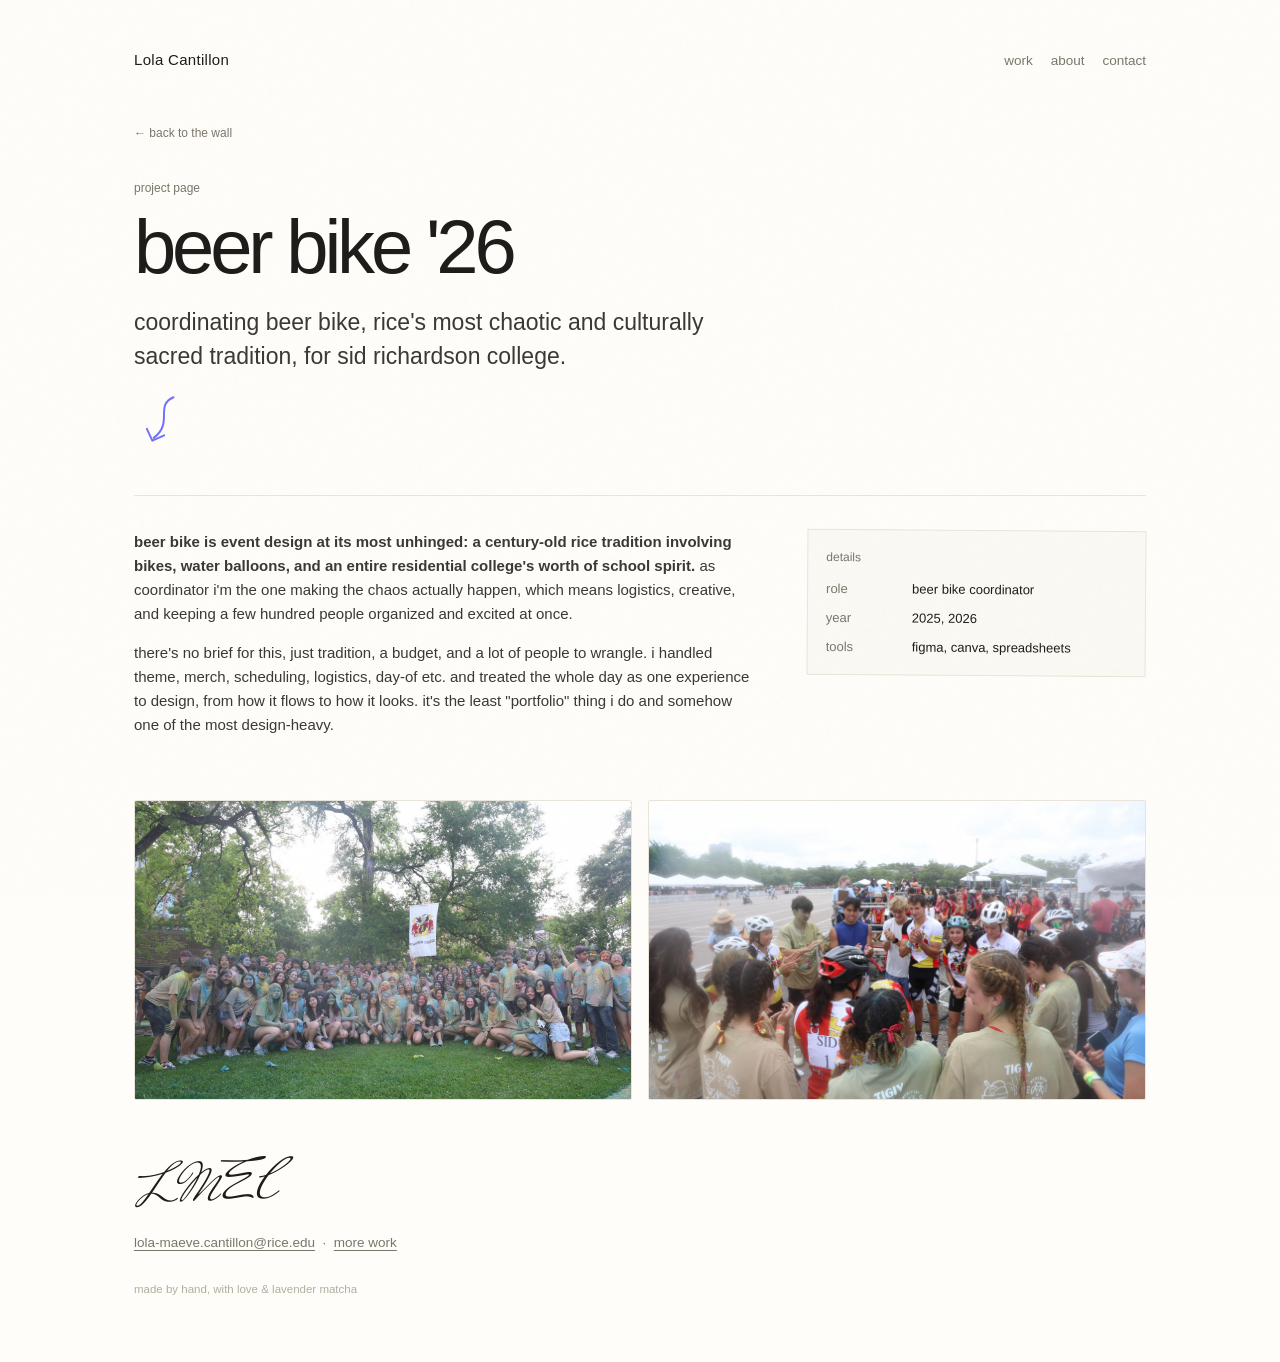
<file: projects/beer-bike-26.html>
<!DOCTYPE html>
<html lang="en">
<head>
<meta charset="UTF-8">
<meta name="viewport" content="width=device-width, initial-scale=1.0">
<title>beer bike &#x27;26 — lola cantillon</title>
<meta name="description" content="beer bike &#x27;26 project page by lola cantillon.">
<link rel="icon" href="data:image/svg+xml,%3Csvg xmlns='http://www.w3.org/2000/svg' viewBox='0 0 32 32'%3E%3Cpath d='M16 3 L18.5 12.5 L28 11 L20 17 L25 26 L16 20.5 L7 26 L12 17 L4 11 L13.5 12.5 Z' fill='%231d1c1a'/%3E%3C/svg%3E">
<link rel="preconnect" href="https://fonts.googleapis.com">
<link rel="preconnect" href="https://fonts.gstatic.com" crossorigin>
<link href="https://fonts.googleapis.com/css2?family=Mrs+Saint+Delafield&display=swap" rel="stylesheet">
<link rel="stylesheet" href="project-page.css">
</head>
<body>
<div aria-hidden="true" style="position:fixed;inset:0;z-index:9990;pointer-events:none;opacity:.02;background-image:url(&quot;data:image/svg+xml,%3Csvg viewBox='0 0 180 180' xmlns='http://www.w3.org/2000/svg'%3E%3Cfilter id='n'%3E%3CfeTurbulence type='fractalNoise' baseFrequency='0.85' numOctaves='3'/%3E%3C/filter%3E%3Crect width='100%25' height='100%25' filter='url(%23n)'/%3E%3C/svg%3E&quot;)"></div>

<div class="page">
  <div class="top">
    <a class="name" href="../index.html">Lola Cantillon</a>
    <nav>
      <a href="../index.html#work">work</a>
      <a href="../index.html#about">about</a>
      <a href="mailto:lola-maeve.cantillon@rice.edu">contact</a>
    </nav>
  </div>

  <a class="back" href="../index.html#work">← back to the wall</a>

  <section class="project-hero">
    <p class="eyebrow">project page</p>
    <h1>beer bike &#x27;26 </h1>
    <p class="dek"> coordinating beer bike, rice's most chaotic and culturally sacred tradition, for sid richardson college. </p>
    <svg class="doodle" viewBox="0 0 46 58" fill="none" aria-hidden="true"><path d="M30 3 C 12 14, 34 28, 16 46" stroke="currentColor" stroke-width="2" stroke-linecap="round"/><path d="M8 38 L15 49 L26 42" stroke="currentColor" stroke-width="2" stroke-linecap="round" stroke-linejoin="round" fill="none"/></svg>
  </section>

  <section class="project-body">
    <div class="project-copy">
      <p><strong>beer bike is event design at its most unhinged: a century-old rice tradition involving bikes, water balloons, and an entire residential college's worth of school spirit. </strong> as coordinator i'm the one making the chaos actually happen, which means logistics, creative, and keeping a few hundred people organized and excited at once.</p>
      <p>there's no brief for this, just tradition, a budget, and a lot of people to wrangle. i handled theme, merch, scheduling, logistics, day-of etc. and treated the whole day as one experience to design, from how it flows to how it looks. it's the least "portfolio" thing i do and somehow one of the most design-heavy.</p>
    </div>

    <aside class="project-facts">
      <div class="lab">details</div>
      <dl>
        <dt>role</dt><dd>beer bike coordinator</dd>
        <dt>year</dt><dd>2025, 2026</dd>
        <dt>tools</dt><dd>figma, canva, spreadsheets</dd>
      </dl>
    </aside>
  </section>

  <section class="image-grid" aria-label="project images">
    <img src="../images/beer-bike-group.jpg" alt="the whole sid richardson college crowd covered in powder paint, gathered under the college banner at beer bike" loading="lazy">
    <img src="../images/beer-bike-cyclists.jpg" alt="sid richardson bikers and spectators huddled together at the beer bike race track" loading="lazy">
  </section>

  <div class="outro">
    <span class="sig">LMEC</span>
    <div class="contact">
      <a href="mailto:lola-maeve.cantillon@rice.edu">lola-maeve.cantillon@rice.edu</a>
      &nbsp;·&nbsp; <a href="../index.html#work">more work</a>
    </div>
    <div class="updated">made by hand, with love & lavender matcha</div>
  </div>
</div>
</body>
</html>
</file>
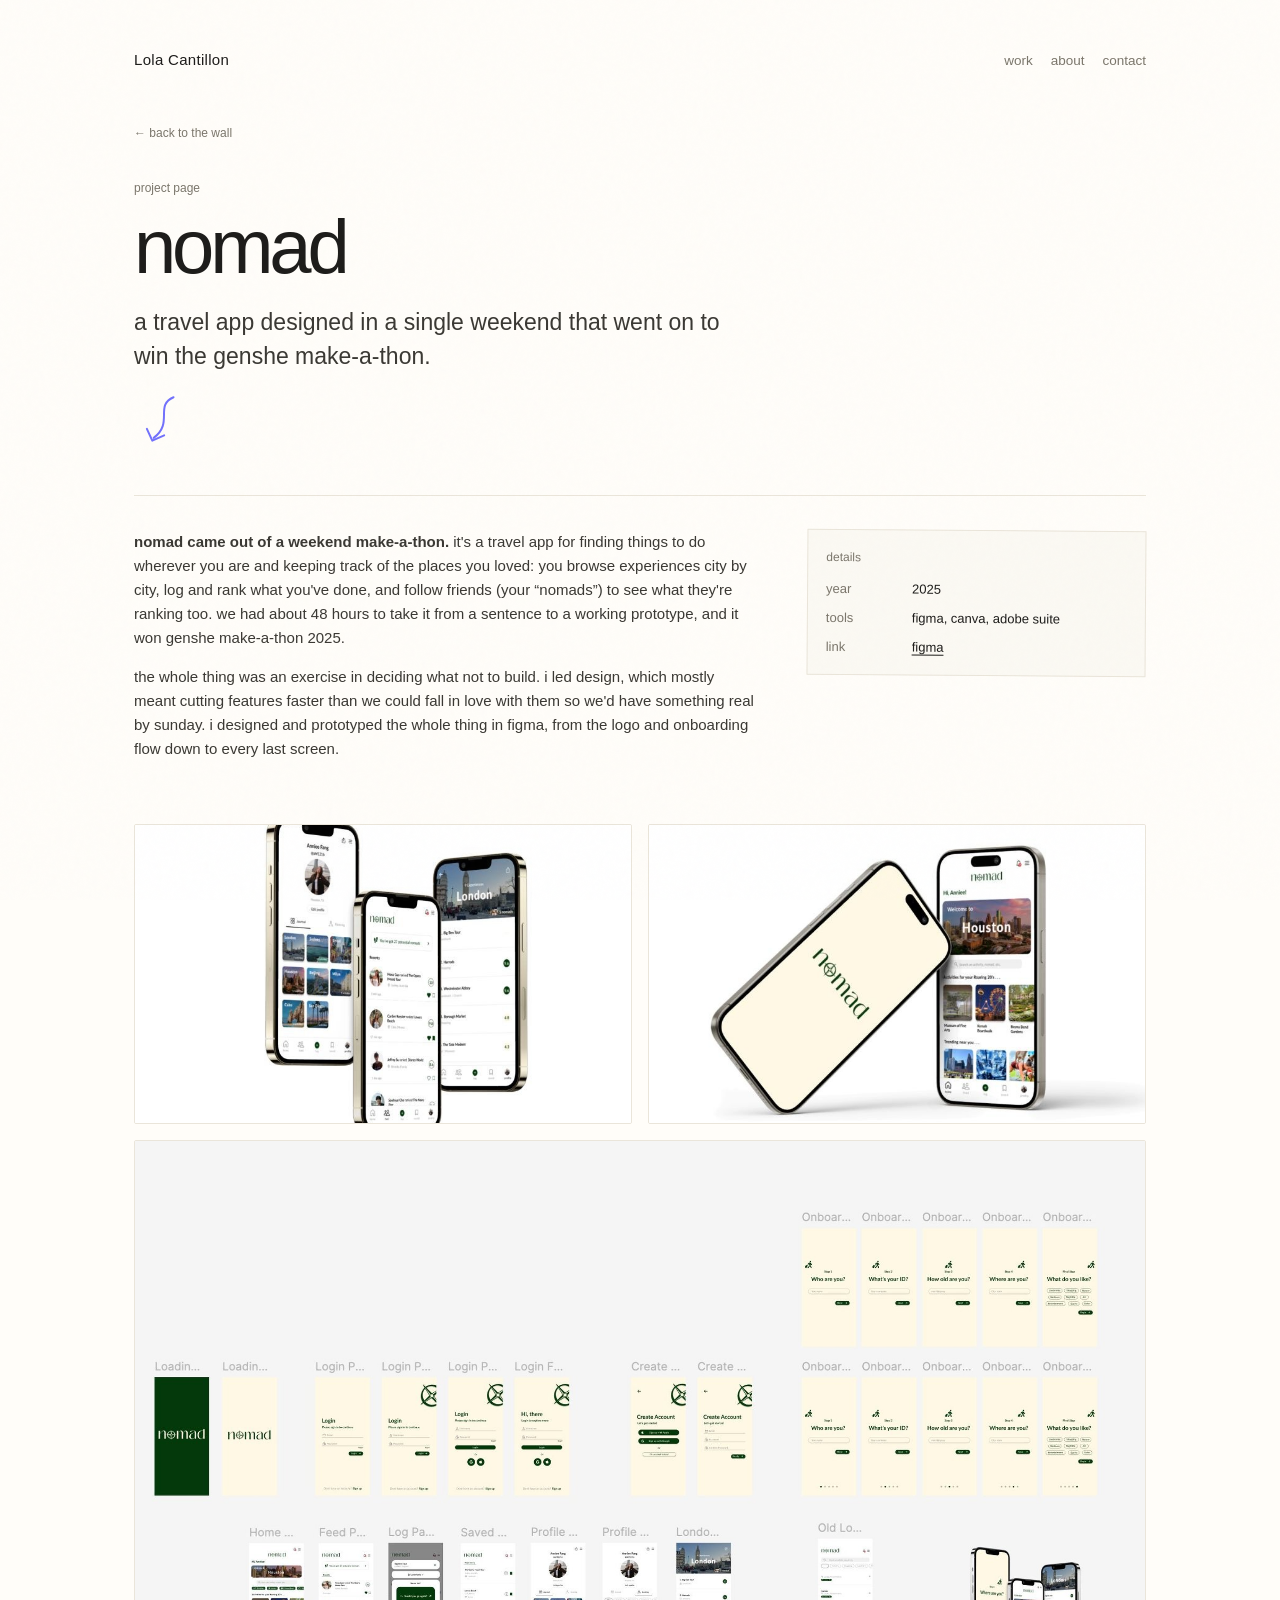
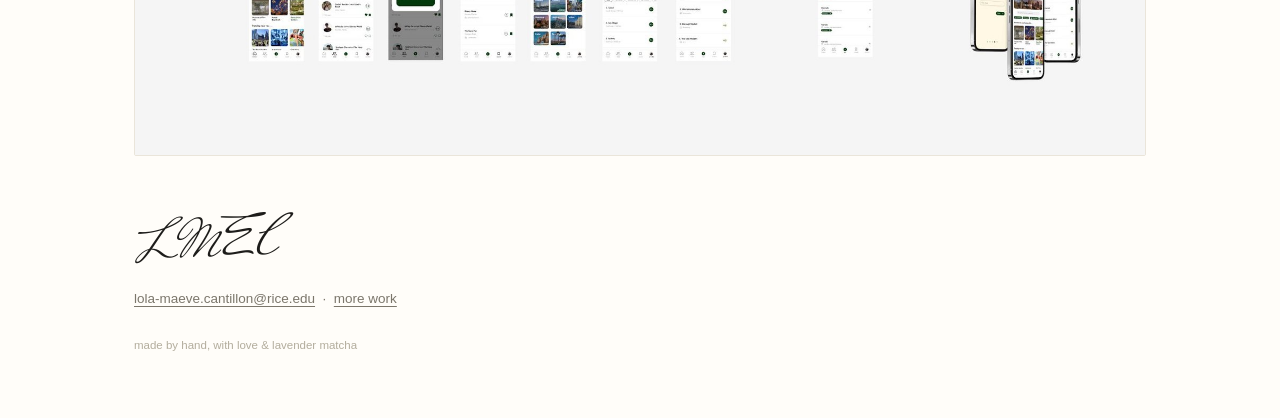
<file: projects/nomad.html>
<!DOCTYPE html>
<html lang="en">
<head>
<meta charset="UTF-8">
<meta name="viewport" content="width=device-width, initial-scale=1.0">
<title>nomad — lola cantillon</title>
<meta name="description" content="nomad project page by lola cantillon.">
<link rel="icon" href="data:image/svg+xml,%3Csvg xmlns='http://www.w3.org/2000/svg' viewBox='0 0 32 32'%3E%3Cpath d='M16 3 L18.5 12.5 L28 11 L20 17 L25 26 L16 20.5 L7 26 L12 17 L4 11 L13.5 12.5 Z' fill='%231d1c1a'/%3E%3C/svg%3E">
<link rel="preconnect" href="https://fonts.googleapis.com">
<link rel="preconnect" href="https://fonts.gstatic.com" crossorigin>
<link href="https://fonts.googleapis.com/css2?family=Mrs+Saint+Delafield&display=swap" rel="stylesheet">
<link rel="stylesheet" href="project-page.css">
</head>
<body>
<div aria-hidden="true" style="position:fixed;inset:0;z-index:9990;pointer-events:none;opacity:.02;background-image:url(&quot;data:image/svg+xml,%3Csvg viewBox='0 0 180 180' xmlns='http://www.w3.org/2000/svg'%3E%3Cfilter id='n'%3E%3CfeTurbulence type='fractalNoise' baseFrequency='0.85' numOctaves='3'/%3E%3C/filter%3E%3Crect width='100%25' height='100%25' filter='url(%23n)'/%3E%3C/svg%3E&quot;)"></div>

<div class="page">
  <div class="top">
    <a class="name" href="../index.html">Lola Cantillon</a>
    <nav>
      <a href="../index.html#work">work</a>
      <a href="../index.html#about">about</a>
      <a href="mailto:lola-maeve.cantillon@rice.edu">contact</a>
    </nav>
  </div>

  <a class="back" href="../index.html#work">← back to the wall</a>

  <section class="project-hero">
    <p class="eyebrow">project page</p>
    <h1>nomad</h1>
    <p class="dek">a travel app designed in a single weekend that went on to win the genshe make-a-thon.</p>
    <svg class="doodle" viewBox="0 0 46 58" fill="none" aria-hidden="true"><path d="M30 3 C 12 14, 34 28, 16 46" stroke="currentColor" stroke-width="2" stroke-linecap="round"/><path d="M8 38 L15 49 L26 42" stroke="currentColor" stroke-width="2" stroke-linecap="round" stroke-linejoin="round" fill="none"/></svg>
  </section>

  <section class="project-body">
    <div class="project-copy">
      <p><strong>nomad came out of a weekend make-a-thon.</strong> it's a travel app for finding things to do wherever you are and keeping track of the places you loved: you browse experiences city by city, log and rank what you've done, and follow friends (your “nomads”) to see what they're ranking too. we had about 48 hours to take it from a sentence to a working prototype, and it won genshe make-a-thon 2025.</p>
      <p>the whole thing was an exercise in deciding what not to build. i led design, which mostly meant cutting features faster than we could fall in love with them so we'd have something real by sunday. i designed and prototyped the whole thing in figma, from the logo and onboarding flow down to every last screen.</p>
    </div>

    <aside class="project-facts">
      <div class="lab">details</div>
      <dl>
        <dt>year</dt><dd>2025</dd>
        <dt>tools</dt><dd>figma, canva, adobe suite</dd>
        <dt>link</dt><dd><a href="https://www.figma.com/proto/JT5RzkhboHv1sNIjLzjiqc/NOMAD?node-id=0-1&t=z7HKLTHCmh6MpDPC-1" target="_blank" rel="noopener">figma</a></dd>
      </dl>
    </aside>
  </section>

  <section class="image-grid" aria-label="project images">
    <img src="../images/nomad-screens.jpg" alt="three nomad screens: a user profile, the activity feed, and a London experiences list" loading="lazy">
    <img src="../images/nomad-brand.jpg" alt="the nomad logo and the Houston home screen" loading="lazy">
    <img class="wide tall" src="../images/nomad-figma.jpg" alt="the full nomad figma file showing loading, login, onboarding, home, feed, log, saved, and profile screens" loading="lazy">
  </section>

  <div class="outro">
    <span class="sig">LMEC</span>
    <div class="contact">
      <a href="mailto:lola-maeve.cantillon@rice.edu">lola-maeve.cantillon@rice.edu</a>
      &nbsp;·&nbsp; <a href="../index.html#work">more work</a>
    </div>
    <div class="updated">made by hand, with love & lavender matcha</div>
  </div>
</div>
</body>
</html>
</file>
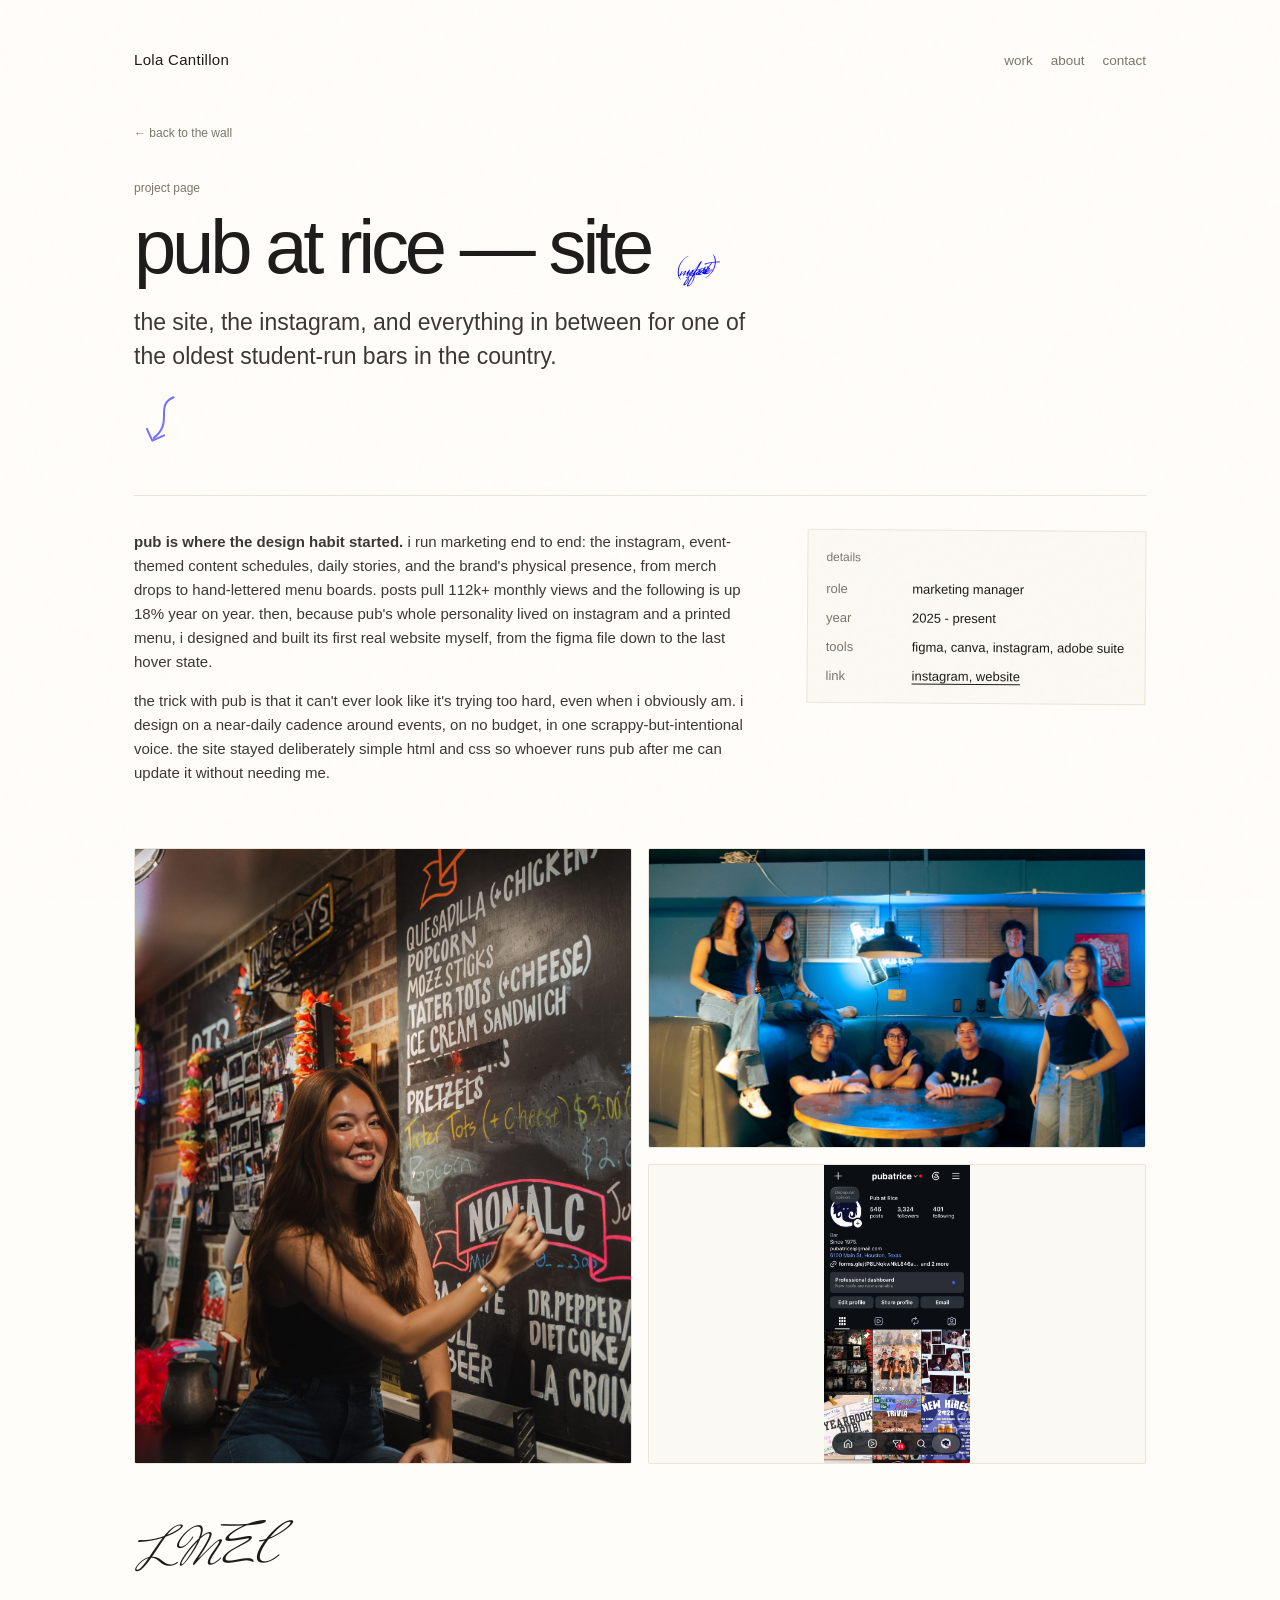
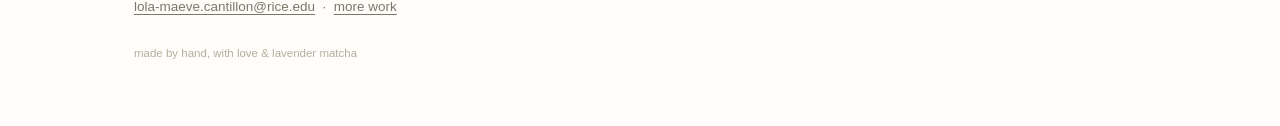
<file: projects/pub-at-rice.html>
<!DOCTYPE html>
<html lang="en">
<head>
<meta charset="UTF-8">
<meta name="viewport" content="width=device-width, initial-scale=1.0">
<title>pub at rice </title>
<meta name="description" content="pub at rice — site project page by lola cantillon.">
<link rel="icon" href="data:image/svg+xml,%3Csvg xmlns='http://www.w3.org/2000/svg' viewBox='0 0 32 32'%3E%3Cpath d='M16 3 L18.5 12.5 L28 11 L20 17 L25 26 L16 20.5 L7 26 L12 17 L4 11 L13.5 12.5 Z' fill='%231d1c1a'/%3E%3C/svg%3E">
<link rel="preconnect" href="https://fonts.googleapis.com">
<link rel="preconnect" href="https://fonts.gstatic.com" crossorigin>
<link href="https://fonts.googleapis.com/css2?family=Mrs+Saint+Delafield&display=swap" rel="stylesheet">
<link rel="stylesheet" href="project-page.css">
</head>
<body>
<div aria-hidden="true" style="position:fixed;inset:0;z-index:9990;pointer-events:none;opacity:.02;background-image:url(&quot;data:image/svg+xml,%3Csvg viewBox='0 0 180 180' xmlns='http://www.w3.org/2000/svg'%3E%3Cfilter id='n'%3E%3CfeTurbulence type='fractalNoise' baseFrequency='0.85' numOctaves='3'/%3E%3C/filter%3E%3Crect width='100%25' height='100%25' filter='url(%23n)'/%3E%3C/svg%3E&quot;)"></div>

<div class="page">
  <div class="top">
    <a class="name" href="../index.html">Lola Cantillon</a>
    <nav>
      <a href="../index.html#work">work</a>
      <a href="../index.html#about">about</a>
      <a href="mailto:lola-maeve.cantillon@rice.edu">contact</a>
    </nav>
  </div>

  <a class="back" href="../index.html#work">← back to the wall</a>

  <section class="project-hero">
    <p class="eyebrow">project page</p>
    <h1>pub at rice — site <span class="note">(my favorite)</span></h1>
    <p class="dek">the site, the instagram, and everything in between for one of the oldest student-run bars in the country.</p>
    <svg class="doodle" viewBox="0 0 46 58" fill="none" aria-hidden="true"><path d="M30 3 C 12 14, 34 28, 16 46" stroke="currentColor" stroke-width="2" stroke-linecap="round"/><path d="M8 38 L15 49 L26 42" stroke="currentColor" stroke-width="2" stroke-linecap="round" stroke-linejoin="round" fill="none"/></svg>
  </section>

  <section class="project-body">
    <div class="project-copy">
      <p><strong>pub is where the design habit started. </strong>i run marketing end to end: the instagram, event-themed content schedules, daily stories, and the brand's physical presence, from merch drops to hand-lettered menu boards. posts pull 112k+ monthly views and the following is up 18% year on year. then, because pub's whole personality lived on instagram and a printed menu, i designed and built its first real website myself, from the figma file down to the last hover state.</p>
      <p>the trick with pub is that it can't ever look like it's trying too hard, even when i obviously am. i design on a near-daily cadence around events, on no budget, in one scrappy-but-intentional voice. the site stayed deliberately simple html and css so whoever runs pub after me can update it without needing me.</p>
    </div>

    <aside class="project-facts">
      <div class="lab">details</div>
      <dl>
        <dt>role</dt><dd>marketing manager</dd>
        <dt>year</dt><dd>2025 - present</dd>
        <dt>tools</dt><dd>figma, canva, instagram, adobe suite</dd>
        <dt>link</dt><dd><a href="https://www.instagram.com/pubatrice/">instagram, </a><a href="https://pubatrice.com/">website</a></dd>
      </dl>
    </aside>
  </section>

  <section class="image-grid" aria-label="project images">
    <img class="tall" src="../images/pub-chalkboard.jpg" alt="hand-lettered pub food and drink menu on a chalkboard behind the bar" loading="lazy">
    <img src="../images/pub-team.jpg" alt="the pub team hanging out together in a blue-lit booth" loading="lazy">
    <img class="contain" src="../images/pub-instagram.jpg" alt="the @pubatrice instagram profile with 3,324 followers and a grid of event and polaroid posts" loading="lazy">
  </section>

  <div class="outro">
    <span class="sig">LMEC</span>
    <div class="contact">
      <a href="mailto:lola-maeve.cantillon@rice.edu">lola-maeve.cantillon@rice.edu</a>
      &nbsp;·&nbsp; <a href="../index.html#work">more work</a>
    </div>
    <div class="updated">made by hand, with love & lavender matcha</div>
  </div>
</div>
</body>
</html>
</file>
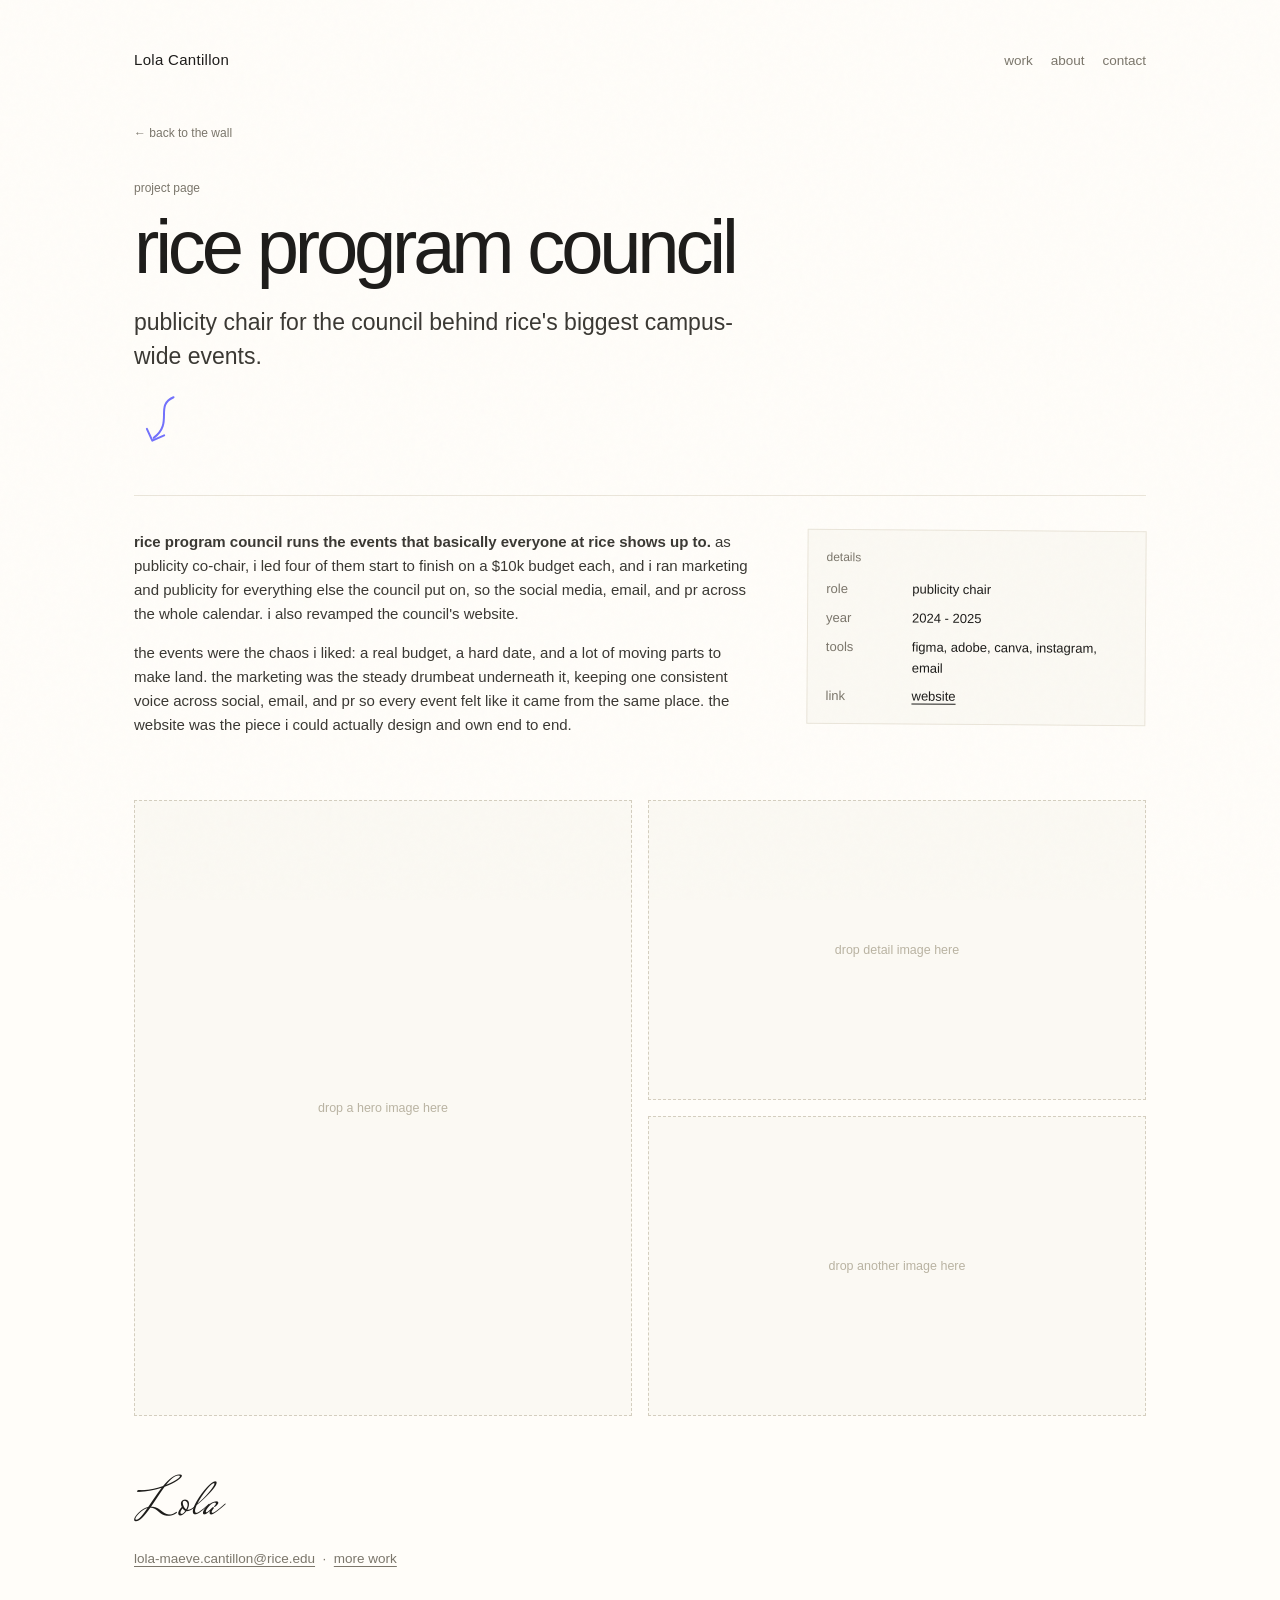
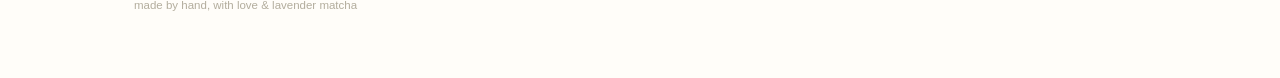
<file: projects/rice-program-council.html>
<!DOCTYPE html>
<html lang="en">
<head>
<meta charset="UTF-8">
<meta name="viewport" content="width=device-width, initial-scale=1.0">
<title>rice program council — lola cantillon</title>
<meta name="description" content="rice program council project page by lola cantillon.">
<link rel="icon" href="data:image/svg+xml,%3Csvg xmlns='http://www.w3.org/2000/svg' viewBox='0 0 32 32'%3E%3Cpath d='M16 3 L18.5 12.5 L28 11 L20 17 L25 26 L16 20.5 L7 26 L12 17 L4 11 L13.5 12.5 Z' fill='%231d1c1a'/%3E%3C/svg%3E">
<link rel="preconnect" href="https://fonts.googleapis.com">
<link rel="preconnect" href="https://fonts.gstatic.com" crossorigin>
<link href="https://fonts.googleapis.com/css2?family=Mrs+Saint+Delafield&display=swap" rel="stylesheet">
<link rel="stylesheet" href="project-page.css">
</head>
<body>
<div aria-hidden="true" style="position:fixed;inset:0;z-index:9990;pointer-events:none;opacity:.02;background-image:url(&quot;data:image/svg+xml,%3Csvg viewBox='0 0 180 180' xmlns='http://www.w3.org/2000/svg'%3E%3Cfilter id='n'%3E%3CfeTurbulence type='fractalNoise' baseFrequency='0.85' numOctaves='3'/%3E%3C/filter%3E%3Crect width='100%25' height='100%25' filter='url(%23n)'/%3E%3C/svg%3E&quot;)"></div>

<div class="page">
  <div class="top">
    <a class="name" href="../index.html">Lola Cantillon</a>
    <nav>
      <a href="../index.html#work">work</a>
      <a href="../index.html#about">about</a>
      <a href="mailto:lola-maeve.cantillon@rice.edu">contact</a>
    </nav>
  </div>

  <a class="back" href="../index.html#work">← back to the wall</a>

  <section class="project-hero">
    <p class="eyebrow">project page</p>
    <h1>rice program council</h1>
    <p class="dek">publicity chair for the council behind rice's biggest campus-wide events.</p>
    <svg class="doodle" viewBox="0 0 46 58" fill="none" aria-hidden="true"><path d="M30 3 C 12 14, 34 28, 16 46" stroke="currentColor" stroke-width="2" stroke-linecap="round"/><path d="M8 38 L15 49 L26 42" stroke="currentColor" stroke-width="2" stroke-linecap="round" stroke-linejoin="round" fill="none"/></svg>
  </section>

  <section class="project-body">
    <div class="project-copy">
      <p><strong>rice program council runs the events that basically everyone at rice shows up to.</strong> as publicity co-chair, i led four of them start to finish on a $10k budget each, and i ran marketing and publicity for everything else the council put on, so the social media, email, and pr across the whole calendar. i also revamped the council's website.</p>
      <p>the events were the chaos i liked: a real budget, a hard date, and a lot of moving parts to make land. the marketing was the steady drumbeat underneath it, keeping one consistent voice across social, email, and pr so every event felt like it came from the same place. the website was the piece i could actually design and own end to end.</p>
    </div>

    <aside class="project-facts">
      <div class="lab">details</div>
      <dl>
        <dt>role</dt><dd>publicity chair</dd>
        <dt>year</dt><dd>2024 - 2025</dd>
        <dt>tools</dt><dd>figma, adobe, canva, instagram, email</dd>
        <dt>link</dt><dd><a href="https://www.riceprogramcouncil.com/">website</a></dd>
      </dl>
    </aside>
  </section>

  <section class="image-grid" aria-label="project images">
    <div class="ph tall">drop a hero image here</div>
    <div class="ph">drop detail image here</div>
    <div class="ph">drop another image here</div>
  </section>

  <div class="outro">
    <span class="sig">Lola</span>
    <div class="contact">
      <a href="mailto:lola-maeve.cantillon@rice.edu">lola-maeve.cantillon@rice.edu</a>
      &nbsp;·&nbsp; <a href="../index.html#work">more work</a>
    </div>
    <div class="updated">made by hand, with love & lavender matcha</div>
  </div>
</div>
</body>
</html>
</file>
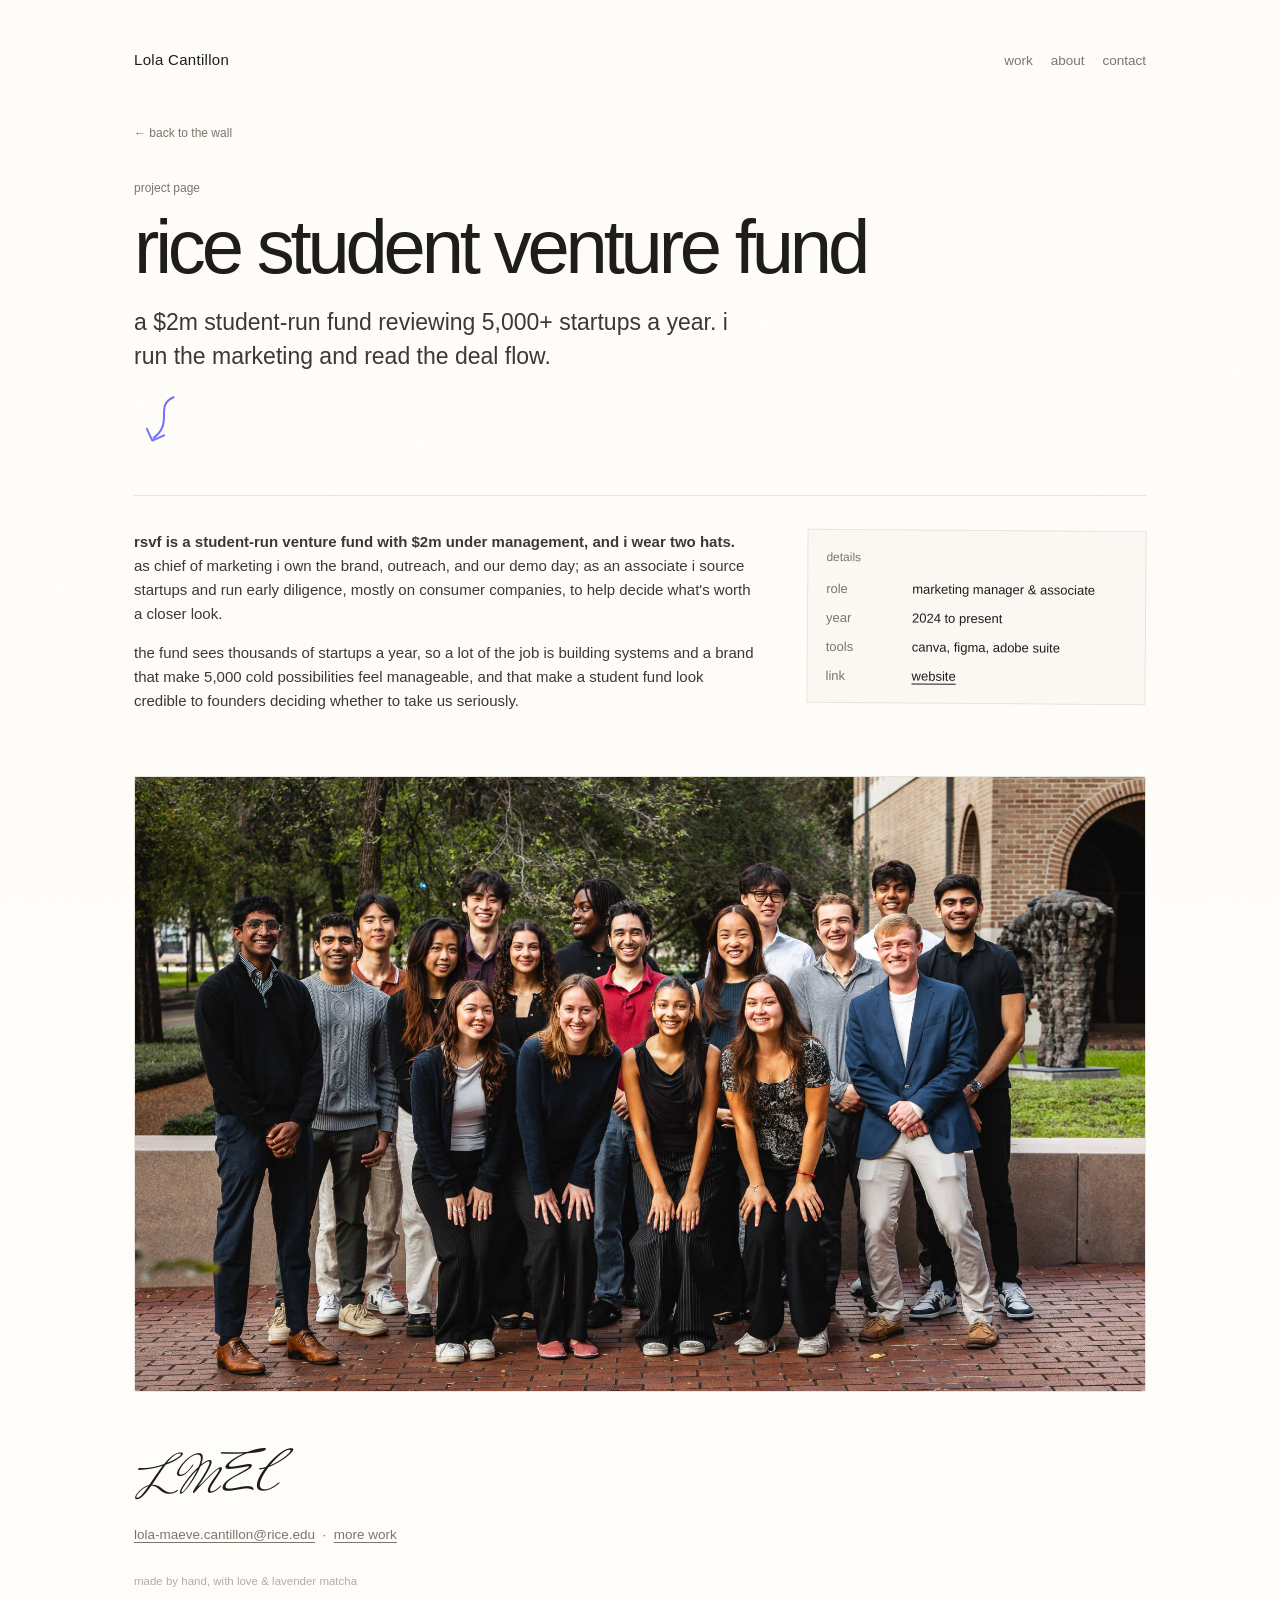
<file: projects/rice-student-venture-fund.html>
<!DOCTYPE html>
<html lang="en">
<head>
<meta charset="UTF-8">
<meta name="viewport" content="width=device-width, initial-scale=1.0">
<title>rice student venture fund — lola cantillon</title>
<meta name="description" content="rice student venture fund project page by lola cantillon.">
<link rel="icon" href="data:image/svg+xml,%3Csvg xmlns='http://www.w3.org/2000/svg' viewBox='0 0 32 32'%3E%3Cpath d='M16 3 L18.5 12.5 L28 11 L20 17 L25 26 L16 20.5 L7 26 L12 17 L4 11 L13.5 12.5 Z' fill='%231d1c1a'/%3E%3C/svg%3E">
<link rel="preconnect" href="https://fonts.googleapis.com">
<link rel="preconnect" href="https://fonts.gstatic.com" crossorigin>
<link href="https://fonts.googleapis.com/css2?family=Mrs+Saint+Delafield&display=swap" rel="stylesheet">
<link rel="stylesheet" href="project-page.css">
</head>
<body>
<div aria-hidden="true" style="position:fixed;inset:0;z-index:9990;pointer-events:none;opacity:.02;background-image:url(&quot;data:image/svg+xml,%3Csvg viewBox='0 0 180 180' xmlns='http://www.w3.org/2000/svg'%3E%3Cfilter id='n'%3E%3CfeTurbulence type='fractalNoise' baseFrequency='0.85' numOctaves='3'/%3E%3C/filter%3E%3Crect width='100%25' height='100%25' filter='url(%23n)'/%3E%3C/svg%3E&quot;)"></div>

<div class="page">
  <div class="top">
    <a class="name" href="../index.html">Lola Cantillon</a>
    <nav>
      <a href="../index.html#work">work</a>
      <a href="../index.html#about">about</a>
      <a href="mailto:lola-maeve.cantillon@rice.edu">contact</a>
    </nav>
  </div>

  <a class="back" href="../index.html#work">← back to the wall</a>

  <section class="project-hero">
    <p class="eyebrow">project page</p>
    <h1>rice student venture fund </h1>
    <p class="dek">a $2m student-run fund reviewing 5,000+ startups a year. i run the marketing and read the deal flow.</p>
    <svg class="doodle" viewBox="0 0 46 58" fill="none" aria-hidden="true"><path d="M30 3 C 12 14, 34 28, 16 46" stroke="currentColor" stroke-width="2" stroke-linecap="round"/><path d="M8 38 L15 49 L26 42" stroke="currentColor" stroke-width="2" stroke-linecap="round" stroke-linejoin="round" fill="none"/></svg>
  </section>

  <section class="project-body">
    <div class="project-copy">
      <p><strong>rsvf is a student-run venture fund with $2m under management, and i wear two hats.</strong> as chief of marketing i own the brand, outreach, and our demo day; as an associate i source startups and run early diligence, mostly on consumer companies, to help decide what's worth a closer look.</p>
      <p>the fund sees thousands of startups a year, so a lot of the job is building systems and a brand that make 5,000 cold possibilities feel manageable, and that make a student fund look credible to founders deciding whether to take us seriously. </p>
    </div>

    <aside class="project-facts">
      <div class="lab">details</div>
      <dl>
        <dt>role</dt><dd>marketing manager & associate</dd>
        <dt>year</dt><dd>2024 to present</dd>
        <dt>tools</dt><dd>canva, figma, adobe suite</dd>
        <dt>link</dt><dd><a href="https://www.ricestudentventurefund.com/">website</a></dd>
      </dl>
    </aside>
  </section>

  <section class="image-grid" aria-label="project images">
    <img class="wide tall" src="../images/rice-student-venture-fund.jpg" alt="the rice student venture fund team gathered for a group photo on campus" loading="lazy">
  </section>

  <div class="outro">
    <span class="sig">LMEC</span>
    <div class="contact">
      <a href="mailto:lola-maeve.cantillon@rice.edu">lola-maeve.cantillon@rice.edu</a>
      &nbsp;·&nbsp; <a href="../index.html#work">more work</a>
    </div>
    <div class="updated">made by hand, with love & lavender matcha</div>
  </div>
</div>
</body>
</html>
</file>
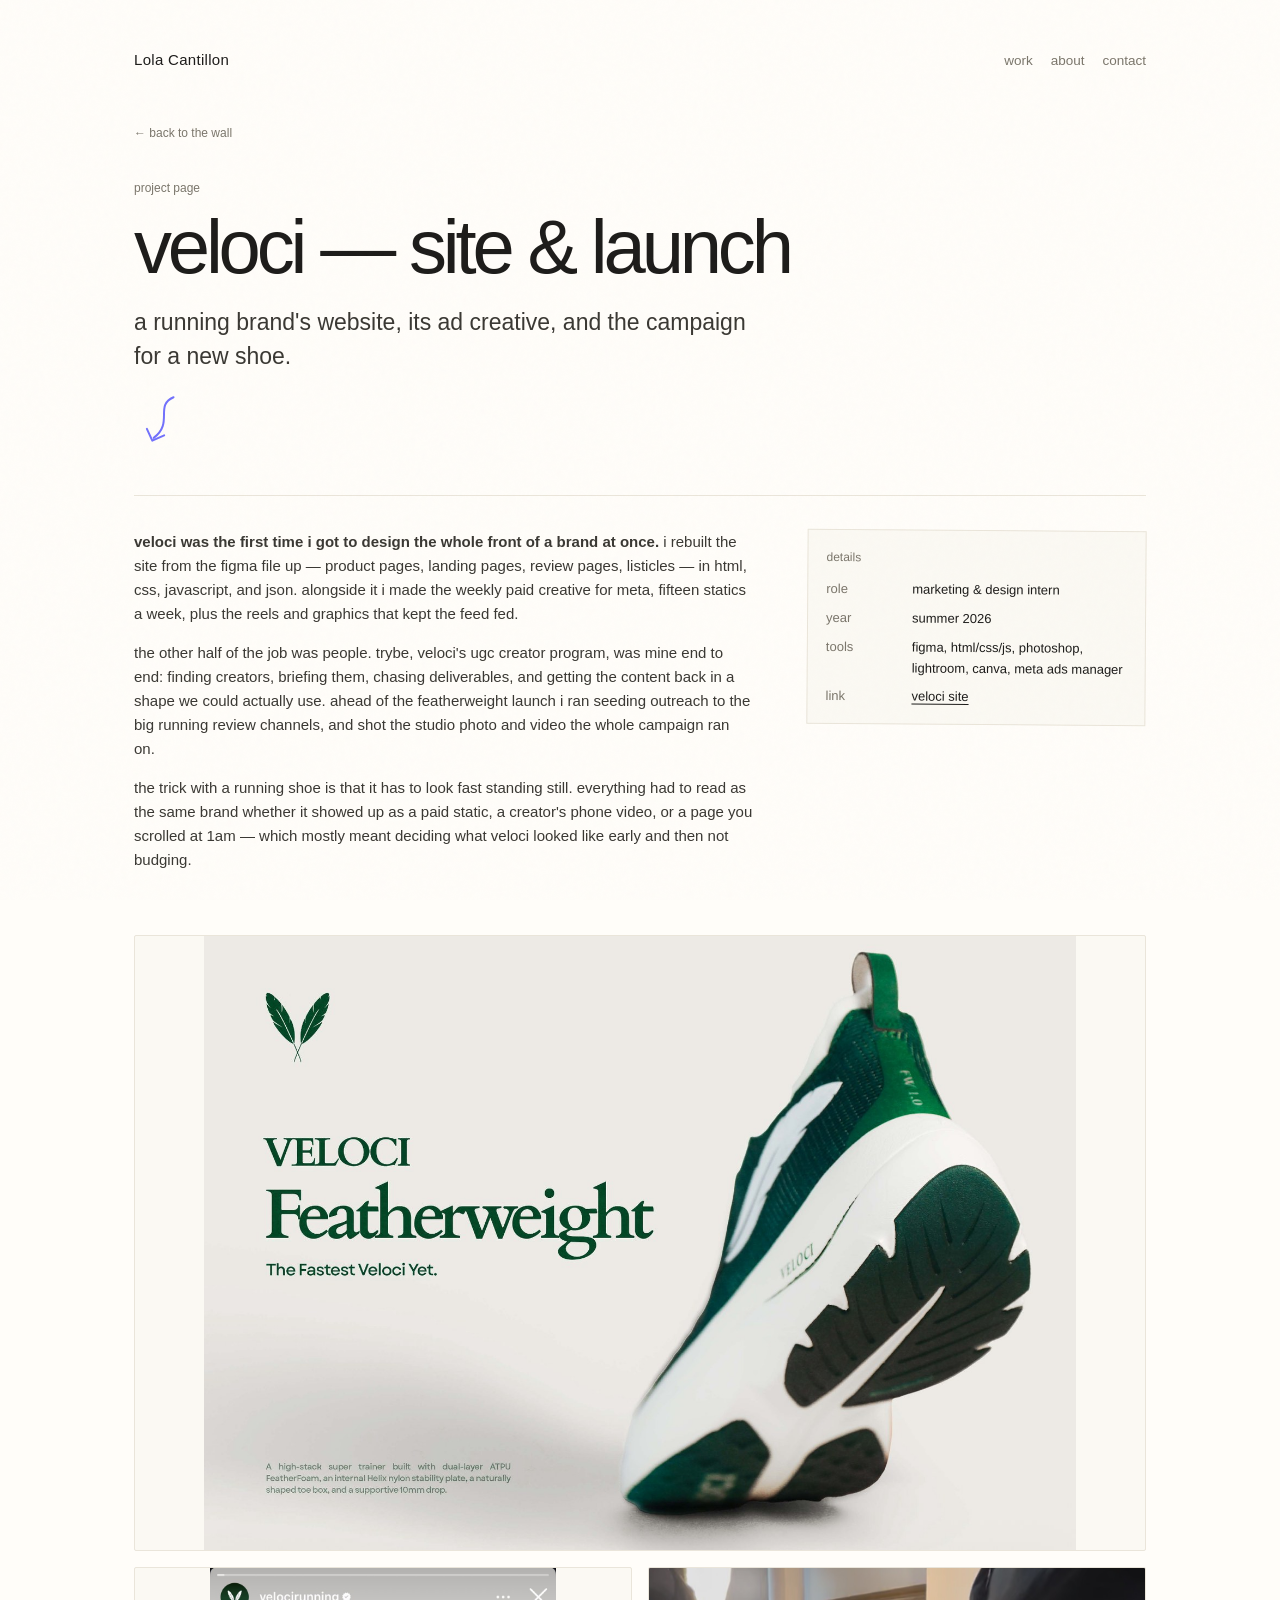
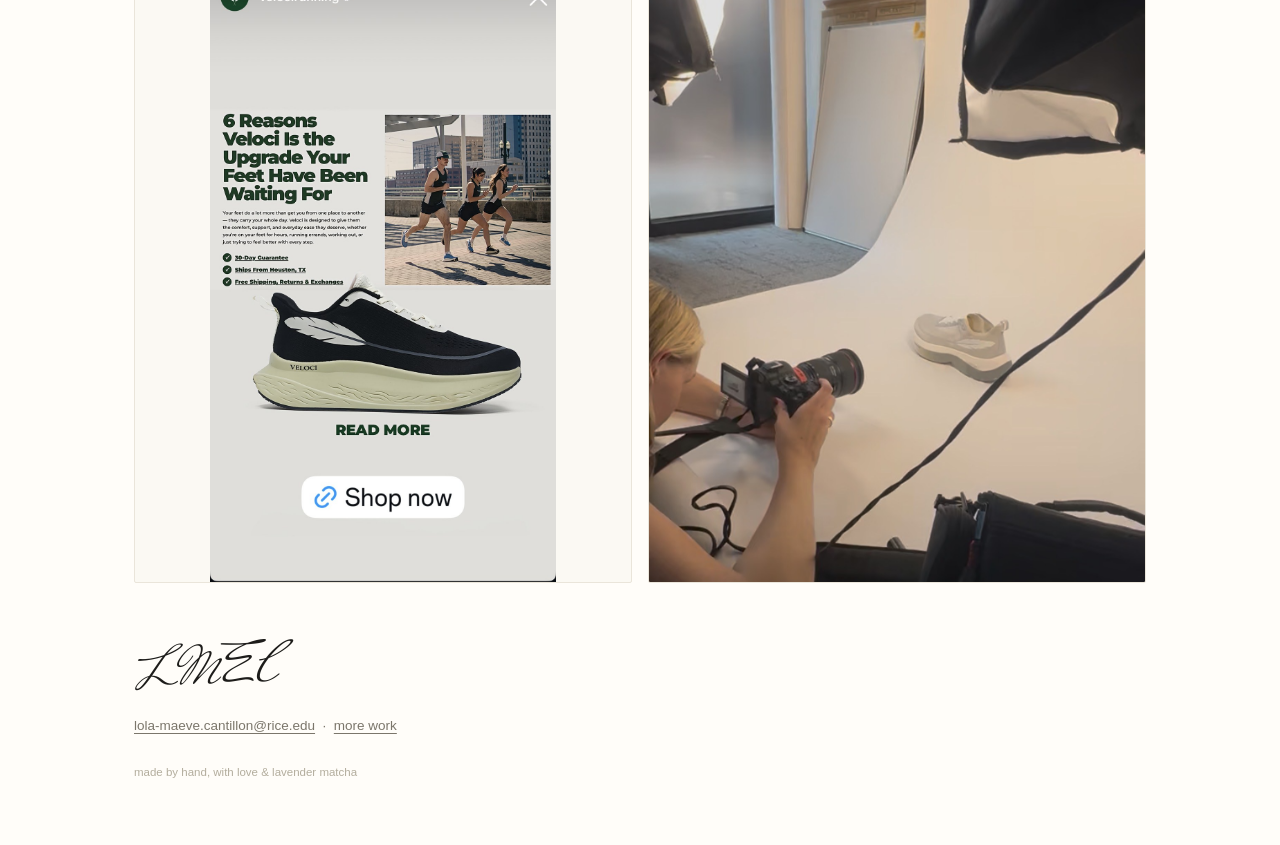
<file: projects/veloci.html>
<!DOCTYPE html>
<html lang="en">
<head>
<meta charset="UTF-8">
<meta name="viewport" content="width=device-width, initial-scale=1.0">
<title>veloci — lola cantillon</title>
<meta name="description" content="veloci site &amp; launch project page by lola cantillon.">
<link rel="icon" href="data:image/svg+xml,%3Csvg xmlns='http://www.w3.org/2000/svg' viewBox='0 0 32 32'%3E%3Cpath d='M16 3 L18.5 12.5 L28 11 L20 17 L25 26 L16 20.5 L7 26 L12 17 L4 11 L13.5 12.5 Z' fill='%231d1c1a'/%3E%3C/svg%3E">
<link rel="preconnect" href="https://fonts.googleapis.com">
<link rel="preconnect" href="https://fonts.gstatic.com" crossorigin>
<link href="https://fonts.googleapis.com/css2?family=Mrs+Saint+Delafield&display=swap" rel="stylesheet">
<link rel="stylesheet" href="project-page.css">
</head>
<body>
<div aria-hidden="true" style="position:fixed;inset:0;z-index:9990;pointer-events:none;opacity:.02;background-image:url(&quot;data:image/svg+xml,%3Csvg viewBox='0 0 180 180' xmlns='http://www.w3.org/2000/svg'%3E%3Cfilter id='n'%3E%3CfeTurbulence type='fractalNoise' baseFrequency='0.85' numOctaves='3'/%3E%3C/filter%3E%3Crect width='100%25' height='100%25' filter='url(%23n)'/%3E%3C/svg%3E&quot;)"></div>

<div class="page">
  <div class="top">
    <a class="name" href="../index.html">Lola Cantillon</a>
    <nav>
      <a href="../index.html#work">work</a>
      <a href="../index.html#about">about</a>
      <a href="mailto:lola-maeve.cantillon@rice.edu">contact</a>
    </nav>
  </div>

  <a class="back" href="../index.html#work">← back to the wall</a>

  <section class="project-hero">
    <p class="eyebrow">project page</p>
    <h1>veloci — site &amp; launch</h1>
    <p class="dek">a running brand's website, its ad creative, and the campaign for a new shoe.</p>
    <svg class="doodle" viewBox="0 0 46 58" fill="none" aria-hidden="true"><path d="M30 3 C 12 14, 34 28, 16 46" stroke="currentColor" stroke-width="2" stroke-linecap="round"/><path d="M8 38 L15 49 L26 42" stroke="currentColor" stroke-width="2" stroke-linecap="round" stroke-linejoin="round" fill="none"/></svg>
  </section>

  <section class="project-body">
    <div class="project-copy">
      <p><strong>veloci was the first time i got to design the whole front of a brand at once.</strong> i rebuilt the site from the figma file up — product pages, landing pages, review pages, listicles — in html, css, javascript, and json. alongside it i made the weekly paid creative for meta, fifteen statics a week, plus the reels and graphics that kept the feed fed.</p>
      <p>the other half of the job was people. trybe, veloci's ugc creator program, was mine end to end: finding creators, briefing them, chasing deliverables, and getting the content back in a shape we could actually use. ahead of the featherweight launch i ran seeding outreach to the big running review channels, and shot the studio photo and video the whole campaign ran on.</p>
      <p>the trick with a running shoe is that it has to look fast standing still. everything had to read as the same brand whether it showed up as a paid static, a creator's phone video, or a page you scrolled at 1am — which mostly meant deciding what veloci looked like early and then not budging.</p>
    </div>

    <aside class="project-facts">
      <div class="lab">details</div>
      <dl>
        <dt>role</dt><dd>marketing &amp; design intern</dd>
        <dt>year</dt><dd>summer 2026</dd>
        <dt>tools</dt><dd>figma, html/css/js, photoshop, lightroom, canva, meta ads manager</dd>
        <dt>link</dt><dd><a href="https://velocirunning.com" target="_blank" rel="noopener">veloci site</a></dd>
      </dl>
    </aside>
  </section>

  <section class="image-grid" aria-label="project images">
    <img class="wide tall contain" src="../images/veloci-featherweight.jpg" alt="veloci featherweight launch key art: the shoe shot from below against a pale background" loading="lazy">
    <img class="tall contain" src="../images/veloci-ad.jpg" alt="a paid meta static running as an instagram story ad, headlined six reasons veloci is the upgrade your feet have been waiting for" loading="lazy">
    <img class="tall" src="../images/veloci-studio.jpg" alt="shooting the campaign product photography on a white sweep in the studio" loading="lazy">
  </section>

  <div class="outro">
    <span class="sig">LMEC</span>
    <div class="contact">
      <a href="mailto:lola-maeve.cantillon@rice.edu">lola-maeve.cantillon@rice.edu</a>
      &nbsp;·&nbsp; <a href="../index.html#work">more work</a>
    </div>
    <div class="updated">made by hand, with love &amp; lavender matcha</div>
  </div>
</div>
</body>
</html>
</file>
<file: projects/project-page.css>
*{margin:0;padding:0;box-sizing:border-box}
:root{
  --bg:#fffdf9;
  --ink:#1d1c1a;
  --grey:#7b766b;
  --hl:#ffe9a8;
  --hairline:#eae5da;
  --blue:#0000FF;
}
html{scroll-behavior:smooth}
body{
  background:var(--bg);
  color:var(--ink);
  font-family:'Helvetica Neue',Helvetica,Arial,sans-serif;
  font-size:15px;
  line-height:1.6;
  -webkit-font-smoothing:antialiased;
  text-rendering:optimizeLegibility;
}
::selection{background:var(--blue);color:var(--bg)}
a{color:var(--ink);text-decoration:underline;text-underline-offset:3px;text-decoration-thickness:1px}
a:hover{background:var(--blue);color:var(--bg);text-decoration:none}
a:focus-visible{outline:2px solid var(--blue);outline-offset:3px;background:none}
img{display:block;width:100%}
.page{max-width:1060px;margin:0 auto;padding:48px 24px 64px}
.top{display:flex;justify-content:space-between;align-items:baseline;margin-bottom:48px}
.top .name{font-size:15px;letter-spacing:.02em;text-decoration:none}
.top .name:hover{background:none;text-decoration:underline;text-underline-offset:3px}
.top nav{display:flex;gap:18px;font-size:13.5px}
.top nav a{text-decoration:none;color:var(--grey)}
.top nav a:hover{color:var(--ink);background:none;text-decoration:underline;text-underline-offset:3px}
.back{font-size:12px;color:var(--grey);text-decoration:none;display:inline-block;margin-bottom:36px}
.back:hover{color:var(--ink);background:none;text-decoration:underline;text-underline-offset:3px}
.statement{
  font-size:clamp(20px,2.8vw,28px);
  line-height:1.35;
  letter-spacing:-.005em;
  max-width:29ch;
}
.hl{
  padding:0 6px;
  color:var(--bg);
  background-image:url("data:image/svg+xml,%3Csvg xmlns='http://www.w3.org/2000/svg' viewBox='0 0 300 60' preserveAspectRatio='none'%3E%3Cpath d='M6,34 C30,18 80,14 150,16 C220,18 282,22 294,30 C298,40 270,50 150,50 C60,50 10,46 6,38 Z' fill='%230000FF'/%3E%3C/svg%3E");
  background-size:100% 100%;
  background-repeat:no-repeat;
  box-decoration-break:clone;-webkit-box-decoration-break:clone;
}
.note{font-family:'Mrs Saint Delafield',cursive;font-size:25px;color:var(--blue);margin-left:8px;display:inline-block;transform:rotate(-4deg) translateY(2px);font-weight:400}
.doodle{display:block;width:46px;height:58px;color:var(--blue);opacity:.55;margin:20px 0 30px 6px;transform:rotate(8deg)}
.project-hero{max-width:760px;margin-bottom:44px}
.eyebrow{font-size:12px;color:var(--grey);margin-bottom:14px;text-transform:lowercase}
h1{font-size:clamp(36px,7vw,76px);line-height:.92;letter-spacing:-.055em;font-weight:400;max-width:850px;margin-bottom:24px}
.dek{font-size:clamp(18px,2vw,23px);line-height:1.45;max-width:620px;color:#3a3833}
.project-body{display:grid;grid-template-columns:minmax(0,1.3fr) minmax(210px,.7fr);gap:44px;margin-top:34px;border-top:1px solid var(--hairline);padding-top:34px}
.project-copy{max-width:620px;color:#3a3833}
.project-copy p{margin-bottom:1em}
.project-facts{border:1px solid var(--hairline);padding:18px 18px 16px;background:#fbf9f3;align-self:start;transform:rotate(.4deg)}
.project-facts .lab{font-size:12px;color:var(--grey);margin-bottom:12px}
.project-facts dl{display:grid;grid-template-columns:72px 1fr;gap:8px 14px;font-size:13px}
.project-facts dt{color:var(--grey)}
.project-facts dd{color:var(--ink)}
.image-grid{margin-top:48px;display:grid;grid-template-columns:repeat(2,minmax(0,1fr));grid-auto-rows:300px;gap:16px}
.ph{
  border:1px dashed #d4cebf;
  display:flex;align-items:center;justify-content:center;
  color:#b9b3a2;font-size:12.5px;
  min-height:260px;
  background:#fbf9f3;
  text-align:center;
  padding:18px;
}
.ph.tall{min-height:420px;grid-row:span 2}
.image-grid img{border:1px solid var(--hairline);width:100%;height:100%;object-fit:cover;border-radius:2px}
.image-grid img.wide{grid-column:1 / -1}
.image-grid img.tall{grid-row:span 2}
.image-grid img.contain{object-fit:contain;background:#fbf9f3}
.outro{margin-top:64px}
.sig{font-family:'Mrs Saint Delafield',cursive;font-size:54px;line-height:1;transform:rotate(-3deg);display:inline-block}
.contact{margin-top:14px;font-size:13.5px;color:var(--grey)}
.contact a{color:var(--grey)}
.contact a:hover{color:var(--ink)}
.updated{margin-top:26px;font-size:11.5px;color:#b3ad9d}
@media (prefers-reduced-motion:no-preference){
  .project-hero,.project-body,.image-grid>*{animation:in .5s ease backwards}
  .project-body{animation-delay:.08s}
  .image-grid>*:nth-child(1){animation-delay:.14s}
  .image-grid>*:nth-child(2){animation-delay:.18s}
  .image-grid>*:nth-child(3){animation-delay:.22s}
  @keyframes in{from{opacity:0}to{opacity:1}}
}
@media(max-width:760px){
  .page{padding:32px 18px 52px}
  .top{margin-bottom:34px}
  h1{letter-spacing:-.04em}
  .project-body{grid-template-columns:1fr;gap:28px}
  .image-grid{grid-template-columns:1fr;grid-auto-rows:240px}
  .ph,.ph.tall{min-height:220px;grid-row:auto}
  .outro{margin-top:48px}
}
</file>
